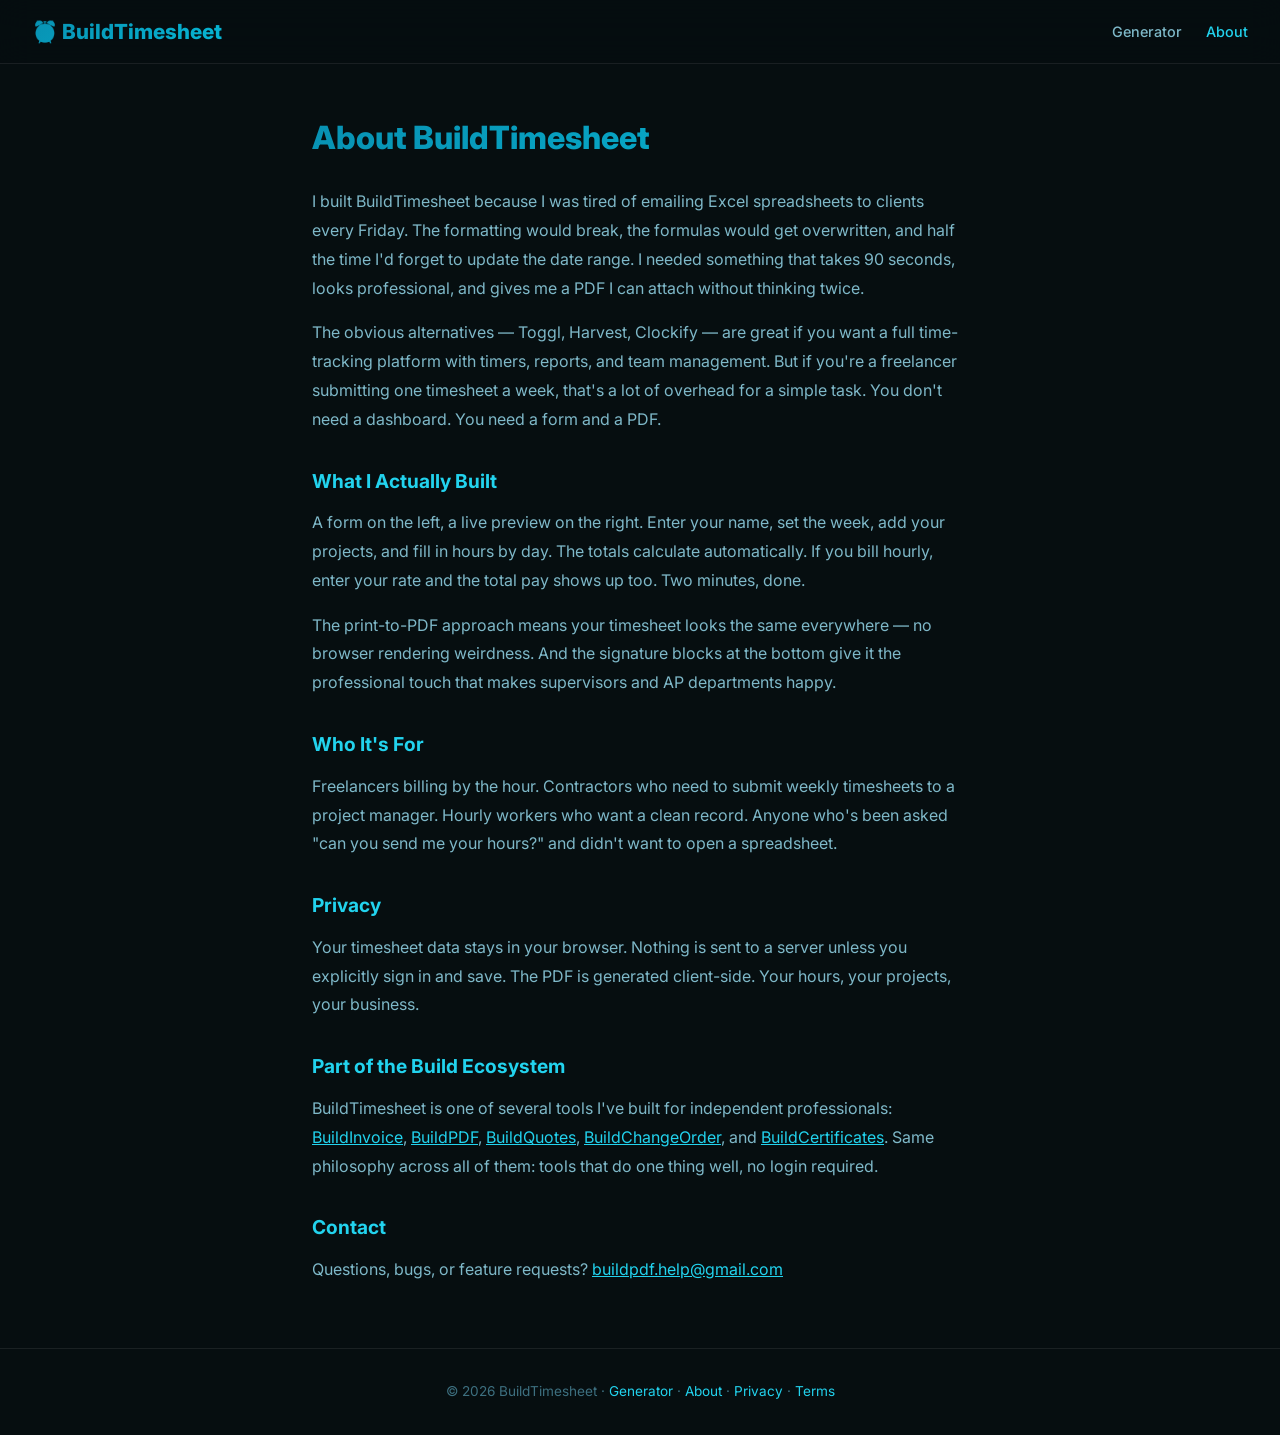
<file: about.html>
<!DOCTYPE html>
<html lang="en">
<head>
  <meta charset="UTF-8">
  <meta name="viewport" content="width=device-width, initial-scale=1.0">
  <title>About — BuildTimesheet</title>
  <meta name="description" content="BuildTimesheet is a free weekly timesheet generator. Learn about our mission to make time tracking simple for freelancers, contractors, and hourly workers.">
  <link rel="stylesheet" href="styles.css">
  <script async src="https://pagead2.googlesyndication.com/pagead/js/adsbygoogle.js?client=ca-pub-6010936774105671" crossorigin="anonymous"></script>
  <style>.page-container { max-width: 720px; margin: 0 auto; padding: 3rem 2rem; } .page-container h1 { font-size: 2rem; font-weight: 800; background: var(--gradient); -webkit-background-clip: text; -webkit-text-fill-color: transparent; margin-bottom: 1.5rem; } .page-container h2 { font-size: 1.2rem; color: var(--accent-light); margin: 2rem 0 0.75rem; } .page-container p { color: var(--text-secondary); line-height: 1.8; margin-bottom: 1rem; } .page-container a { color: var(--accent-light); }</style>
</head>
<body>
  <nav class="navbar"><a href="/" class="navbar-brand">⏰ BuildTimesheet</a><div class="navbar-links" id="siteNav"><a href="/">Generator</a><a href="/about.html" style="color:var(--accent-light)">About</a></div><button class="nav-toggle" id="navToggle" aria-label="Toggle navigation"><span></span><span></span><span></span></button>
  </nav>
  <div class="page-container">
    <h1>About BuildTimesheet</h1>

    <p>I built BuildTimesheet because I was tired of emailing Excel spreadsheets to clients every Friday. The formatting would break, the formulas would get overwritten, and half the time I'd forget to update the date range. I needed something that takes 90 seconds, looks professional, and gives me a PDF I can attach without thinking twice.</p>

    <p>The obvious alternatives — Toggl, Harvest, Clockify — are great if you want a full time-tracking platform with timers, reports, and team management. But if you're a freelancer submitting one timesheet a week, that's a lot of overhead for a simple task. You don't need a dashboard. You need a form and a PDF.</p>

    <h2>What I Actually Built</h2>
    <p>A form on the left, a live preview on the right. Enter your name, set the week, add your projects, and fill in hours by day. The totals calculate automatically. If you bill hourly, enter your rate and the total pay shows up too. Two minutes, done.</p>

    <p>The print-to-PDF approach means your timesheet looks the same everywhere — no browser rendering weirdness. And the signature blocks at the bottom give it the professional touch that makes supervisors and AP departments happy.</p>

    <h2>Who It's For</h2>
    <p>Freelancers billing by the hour. Contractors who need to submit weekly timesheets to a project manager. Hourly workers who want a clean record. Anyone who's been asked "can you send me your hours?" and didn't want to open a spreadsheet.</p>

    <h2>Privacy</h2>
    <p>Your timesheet data stays in your browser. Nothing is sent to a server unless you explicitly sign in and save. The PDF is generated client-side. Your hours, your projects, your business.</p>

    <h2>Part of the Build Ecosystem</h2>
    <p>BuildTimesheet is one of several tools I've built for independent professionals: <a href="https://buildinvoice.co" target="_blank" rel="noopener">BuildInvoice</a>, <a href="https://buildpdf.co" target="_blank" rel="noopener">BuildPDF</a>, <a href="https://buildquotes.co" target="_blank" rel="noopener">BuildQuotes</a>, <a href="https://buildchangeorder.co" target="_blank" rel="noopener">BuildChangeOrder</a>, and <a href="https://buildcertificates.com" target="_blank" rel="noopener">BuildCertificates</a>. Same philosophy across all of them: tools that do one thing well, no login required.</p>

    <h2>Contact</h2>
    <p>Questions, bugs, or feature requests? <a href="mailto:buildpdf.help@gmail.com">buildpdf.help@gmail.com</a></p>
  </div>
  <footer class="site-footer"><p>© 2026 BuildTimesheet · <a href="/">Generator</a> · <a href="/about.html">About</a> · <a href="/privacy.html">Privacy</a> · <a href="/terms.html">Terms</a></p></footer>
<script>
    const navToggle = document.getElementById('navToggle');
    const siteNav = document.getElementById('siteNav');
    const headerInner = navToggle ? navToggle.closest('.navbar') : null;
    function closeNav() {
      siteNav.classList.remove('open'); navToggle.classList.remove('open');
      document.body.style.overflow = '';
      const btn = siteNav.querySelector('.nav-close'); if (btn) btn.remove();
      setTimeout(() => headerInner.appendChild(siteNav), 300);
    }
    if (navToggle && siteNav && headerInner) {
      navToggle.addEventListener('click', () => {
        const isOpen = siteNav.classList.contains('open');
        if (!isOpen) {
          document.body.appendChild(siteNav);
          const closeBtn = document.createElement('button');
          closeBtn.className = 'nav-close';
          closeBtn.setAttribute('aria-label', 'Close menu');
          closeBtn.innerHTML = '&#x2715;';
          closeBtn.addEventListener('click', closeNav);
          siteNav.prepend(closeBtn);
          requestAnimationFrame(() => { siteNav.classList.add('open'); navToggle.classList.add('open'); });
          document.body.style.overflow = 'hidden';
        } else { closeNav(); }
      });
      siteNav.querySelectorAll('a').forEach(a => a.addEventListener('click', closeNav));
    }
  </script>
</body>
</html>
</file>
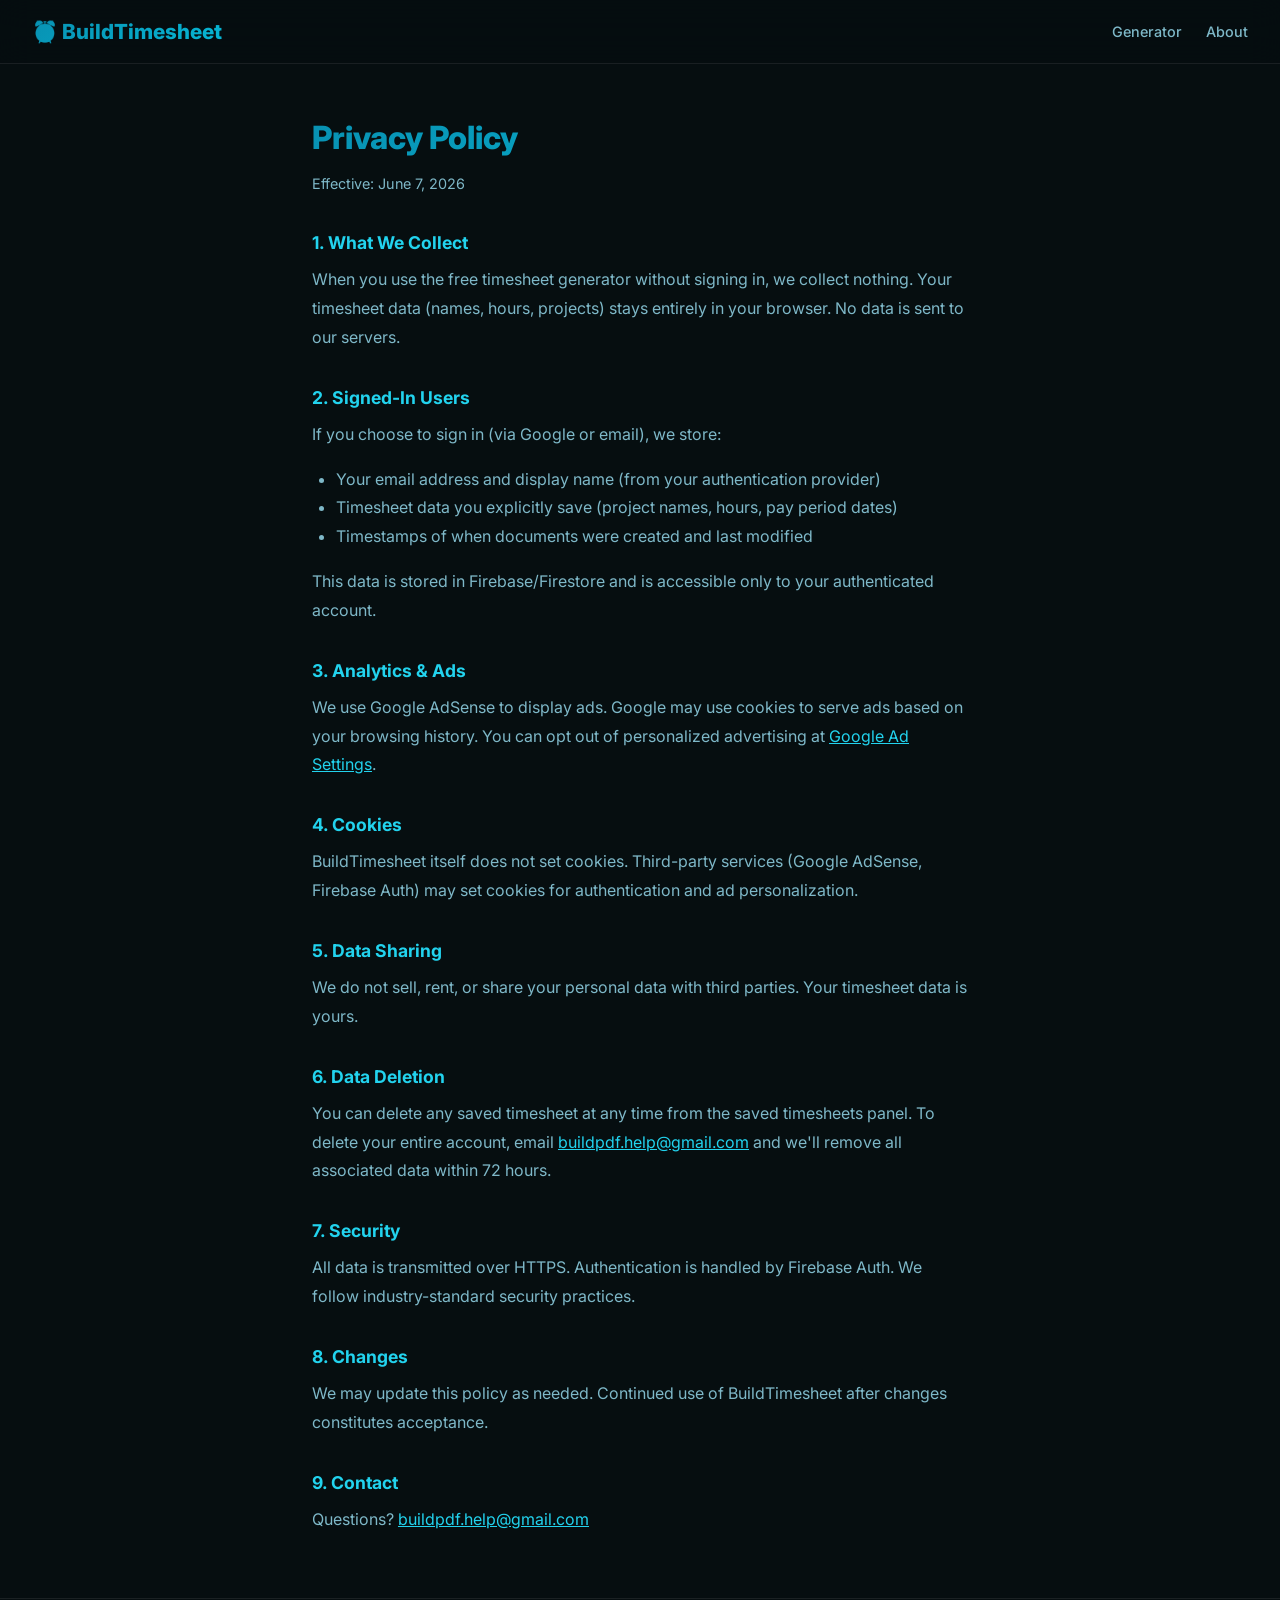
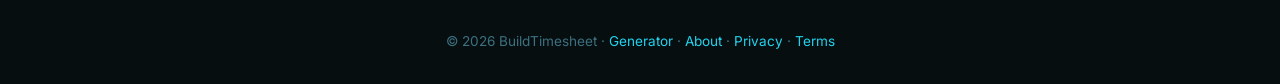
<file: privacy.html>
<!DOCTYPE html>
<html lang="en">
<head>
  <meta charset="UTF-8">
  <meta name="viewport" content="width=device-width, initial-scale=1.0">
  <title>Privacy Policy — BuildTimesheet</title>
  <meta name="description" content="BuildTimesheet privacy policy. Learn how we handle your data when using our free timesheet generator.">
  <link rel="stylesheet" href="styles.css">
  <script async src="https://pagead2.googlesyndication.com/pagead/js/adsbygoogle.js?client=ca-pub-6010936774105671" crossorigin="anonymous"></script>
  <style>.page-container { max-width: 720px; margin: 0 auto; padding: 3rem 2rem; } .page-container h1 { font-size: 2rem; font-weight: 800; background: var(--gradient); -webkit-background-clip: text; -webkit-text-fill-color: transparent; margin-bottom: 0.5rem; } .page-container h2 { font-size: 1.1rem; color: var(--accent-light); margin: 2rem 0 0.5rem; } .page-container p, .page-container li { color: var(--text-secondary); line-height: 1.8; } .page-container p { margin-bottom: 1rem; } .page-container ul, .page-container ol { padding-left: 1.5rem; margin-bottom: 1rem; } .page-container a { color: var(--accent-light); } .effective { color: var(--text-muted); font-size: 0.9rem; margin-bottom: 2rem; }</style>
</head>
<body>
  <nav class="navbar"><a href="/" class="navbar-brand">⏰ BuildTimesheet</a><div class="navbar-links" id="siteNav"><a href="/">Generator</a><a href="/about.html">About</a></div><button class="nav-toggle" id="navToggle" aria-label="Toggle navigation"><span></span><span></span><span></span></button>
  </nav>
  <div class="page-container">
    <h1>Privacy Policy</h1>
    <p class="effective">Effective: June 7, 2026</p>

    <h2>1. What We Collect</h2>
    <p>When you use the free timesheet generator without signing in, we collect nothing. Your timesheet data (names, hours, projects) stays entirely in your browser. No data is sent to our servers.</p>

    <h2>2. Signed-In Users</h2>
    <p>If you choose to sign in (via Google or email), we store:</p>
    <ul>
      <li>Your email address and display name (from your authentication provider)</li>
      <li>Timesheet data you explicitly save (project names, hours, pay period dates)</li>
      <li>Timestamps of when documents were created and last modified</li>
    </ul>
    <p>This data is stored in Firebase/Firestore and is accessible only to your authenticated account.</p>

    <h2>3. Analytics & Ads</h2>
    <p>We use Google AdSense to display ads. Google may use cookies to serve ads based on your browsing history. You can opt out of personalized advertising at <a href="https://www.google.com/settings/ads" target="_blank" rel="noopener">Google Ad Settings</a>.</p>

    <h2>4. Cookies</h2>
    <p>BuildTimesheet itself does not set cookies. Third-party services (Google AdSense, Firebase Auth) may set cookies for authentication and ad personalization.</p>

    <h2>5. Data Sharing</h2>
    <p>We do not sell, rent, or share your personal data with third parties. Your timesheet data is yours.</p>

    <h2>6. Data Deletion</h2>
    <p>You can delete any saved timesheet at any time from the saved timesheets panel. To delete your entire account, email <a href="mailto:buildpdf.help@gmail.com">buildpdf.help@gmail.com</a> and we'll remove all associated data within 72 hours.</p>

    <h2>7. Security</h2>
    <p>All data is transmitted over HTTPS. Authentication is handled by Firebase Auth. We follow industry-standard security practices.</p>

    <h2>8. Changes</h2>
    <p>We may update this policy as needed. Continued use of BuildTimesheet after changes constitutes acceptance.</p>

    <h2>9. Contact</h2>
    <p>Questions? <a href="mailto:buildpdf.help@gmail.com">buildpdf.help@gmail.com</a></p>
  </div>
  <footer class="site-footer"><p>© 2026 BuildTimesheet · <a href="/">Generator</a> · <a href="/about.html">About</a> · <a href="/privacy.html">Privacy</a> · <a href="/terms.html">Terms</a></p></footer>
<script>
    const navToggle = document.getElementById('navToggle');
    const siteNav = document.getElementById('siteNav');
    const headerInner = navToggle ? navToggle.closest('.navbar') : null;
    function closeNav() {
      siteNav.classList.remove('open'); navToggle.classList.remove('open');
      document.body.style.overflow = '';
      const btn = siteNav.querySelector('.nav-close'); if (btn) btn.remove();
      setTimeout(() => headerInner.appendChild(siteNav), 300);
    }
    if (navToggle && siteNav && headerInner) {
      navToggle.addEventListener('click', () => {
        const isOpen = siteNav.classList.contains('open');
        if (!isOpen) {
          document.body.appendChild(siteNav);
          const closeBtn = document.createElement('button');
          closeBtn.className = 'nav-close';
          closeBtn.setAttribute('aria-label', 'Close menu');
          closeBtn.innerHTML = '&#x2715;';
          closeBtn.addEventListener('click', closeNav);
          siteNav.prepend(closeBtn);
          requestAnimationFrame(() => { siteNav.classList.add('open'); navToggle.classList.add('open'); });
          document.body.style.overflow = 'hidden';
        } else { closeNav(); }
      });
      siteNav.querySelectorAll('a').forEach(a => a.addEventListener('click', closeNav));
    }
  </script>
</body>
</html>
</file>
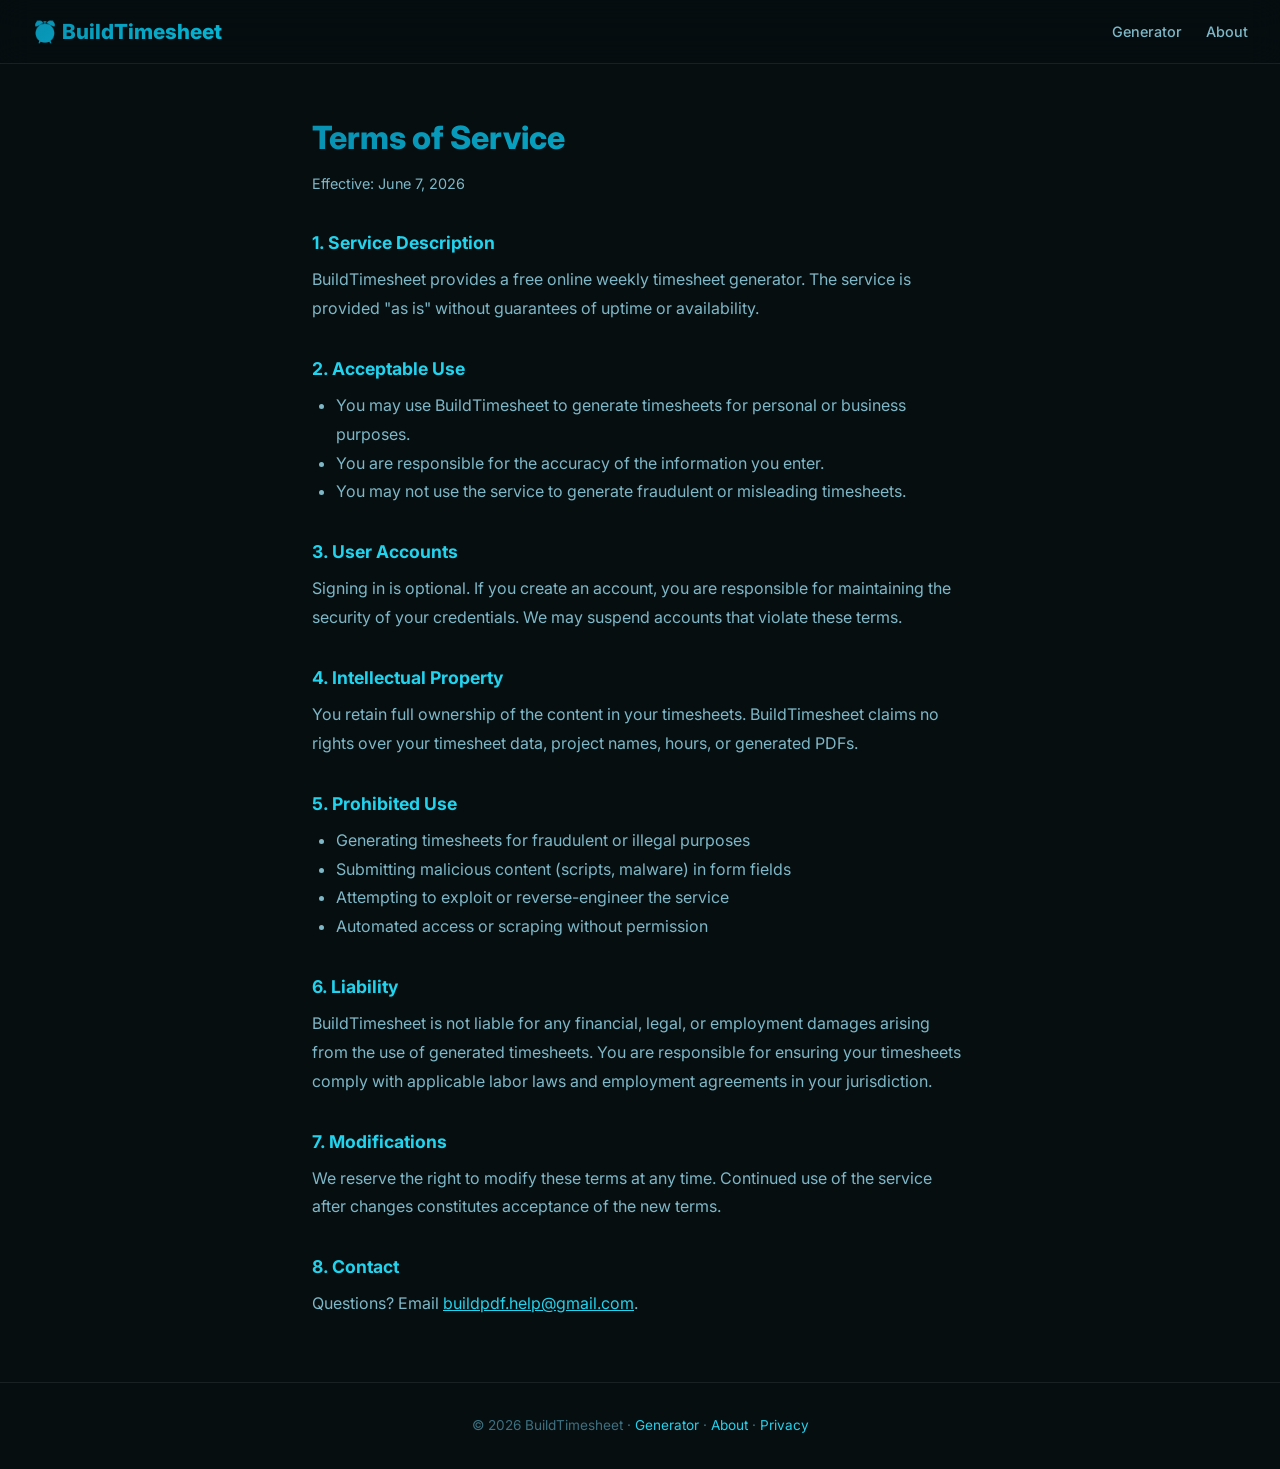
<file: terms.html>
<!DOCTYPE html>
<html lang="en">
<head>
  <meta charset="UTF-8">
  <meta name="viewport" content="width=device-width, initial-scale=1.0">
  <title>Terms of Service — BuildTimesheet</title>
  <meta name="description" content="BuildTimesheet terms of service for the free weekly timesheet generator.">
  <link rel="stylesheet" href="styles.css">
  <script async src="https://pagead2.googlesyndication.com/pagead/js/adsbygoogle.js?client=ca-pub-6010936774105671" crossorigin="anonymous"></script>
  <style>.page-container { max-width: 720px; margin: 0 auto; padding: 3rem 2rem; } .page-container h1 { font-size: 2rem; font-weight: 800; background: var(--gradient); -webkit-background-clip: text; -webkit-text-fill-color: transparent; margin-bottom: 0.5rem; } .page-container h2 { font-size: 1.1rem; color: var(--accent-light); margin: 2rem 0 0.5rem; } .page-container p, .page-container li { color: var(--text-secondary); line-height: 1.8; } .page-container p { margin-bottom: 1rem; } .page-container ul, .page-container ol { padding-left: 1.5rem; margin-bottom: 1rem; } .page-container a { color: var(--accent-light); } .effective { color: var(--text-muted); font-size: 0.9rem; margin-bottom: 2rem; }</style>
</head>
<body>
  <nav class="navbar"><a href="/" class="navbar-brand">⏰ BuildTimesheet</a><div class="navbar-links" id="siteNav"><a href="/">Generator</a><a href="/about.html">About</a></div><button class="nav-toggle" id="navToggle" aria-label="Toggle navigation"><span></span><span></span><span></span></button>
  </nav>
  <div class="page-container">
    <h1>Terms of Service</h1>
    <p class="effective">Effective: June 7, 2026</p>

    <h2>1. Service Description</h2>
    <p>BuildTimesheet provides a free online weekly timesheet generator. The service is provided "as is" without guarantees of uptime or availability.</p>

    <h2>2. Acceptable Use</h2>
    <ul>
      <li>You may use BuildTimesheet to generate timesheets for personal or business purposes.</li>
      <li>You are responsible for the accuracy of the information you enter.</li>
      <li>You may not use the service to generate fraudulent or misleading timesheets.</li>
    </ul>

    <h2>3. User Accounts</h2>
    <p>Signing in is optional. If you create an account, you are responsible for maintaining the security of your credentials. We may suspend accounts that violate these terms.</p>

    <h2>4. Intellectual Property</h2>
    <p>You retain full ownership of the content in your timesheets. BuildTimesheet claims no rights over your timesheet data, project names, hours, or generated PDFs.</p>

    <h2>5. Prohibited Use</h2>
    <ul>
      <li>Generating timesheets for fraudulent or illegal purposes</li>
      <li>Submitting malicious content (scripts, malware) in form fields</li>
      <li>Attempting to exploit or reverse-engineer the service</li>
      <li>Automated access or scraping without permission</li>
    </ul>

    <h2>6. Liability</h2>
    <p>BuildTimesheet is not liable for any financial, legal, or employment damages arising from the use of generated timesheets. You are responsible for ensuring your timesheets comply with applicable labor laws and employment agreements in your jurisdiction.</p>

    <h2>7. Modifications</h2>
    <p>We reserve the right to modify these terms at any time. Continued use of the service after changes constitutes acceptance of the new terms.</p>

    <h2>8. Contact</h2>
    <p>Questions? Email <a href="mailto:buildpdf.help@gmail.com">buildpdf.help@gmail.com</a>.</p>
  </div>
  <footer class="site-footer"><p>© 2026 BuildTimesheet · <a href="/">Generator</a> · <a href="/about.html">About</a> · <a href="/privacy.html">Privacy</a></p></footer>
<script>
    const navToggle = document.getElementById('navToggle');
    const siteNav = document.getElementById('siteNav');
    const headerInner = navToggle ? navToggle.closest('.navbar') : null;
    function closeNav() {
      siteNav.classList.remove('open'); navToggle.classList.remove('open');
      document.body.style.overflow = '';
      const btn = siteNav.querySelector('.nav-close'); if (btn) btn.remove();
      setTimeout(() => headerInner.appendChild(siteNav), 300);
    }
    if (navToggle && siteNav && headerInner) {
      navToggle.addEventListener('click', () => {
        const isOpen = siteNav.classList.contains('open');
        if (!isOpen) {
          document.body.appendChild(siteNav);
          const closeBtn = document.createElement('button');
          closeBtn.className = 'nav-close';
          closeBtn.setAttribute('aria-label', 'Close menu');
          closeBtn.innerHTML = '&#x2715;';
          closeBtn.addEventListener('click', closeNav);
          siteNav.prepend(closeBtn);
          requestAnimationFrame(() => { siteNav.classList.add('open'); navToggle.classList.add('open'); });
          document.body.style.overflow = 'hidden';
        } else { closeNav(); }
      });
      siteNav.querySelectorAll('a').forEach(a => a.addEventListener('click', closeNav));
    }
  </script>
</body>
</html>
</file>
<file: styles.css>
/* ============================================================
   BuildTimesheet — Design System
   Teal/Cyan theme — clean, professional, timesheet feel
   ============================================================ */

@import url('https://fonts.googleapis.com/css2?family=Inter:wght@400;500;600;700;800&display=swap');

/* ── Reset ── */
*, *::before, *::after { margin: 0; padding: 0; box-sizing: border-box; }

/* ── Tokens ── */
:root {
  --bg-primary:    #060e10;
  --bg-secondary:  #091214;
  --bg-card:       #0a1618;
  --bg-input:      #0f2028;
  --border:        rgba(255,255,255,0.08);
  --border-focus:  rgba(6,182,212,0.5);
  --text-primary:  #ecfeff;
  --text-secondary:#7eb8c8;
  --text-muted:    #3d7080;
  --accent:        #06b6d4;
  --accent-light:  #22d3ee;
  --accent-glow:   rgba(6,182,212,0.15);
  --gradient:      linear-gradient(135deg, #0891b2, #06b6d4);
  --success:       #10b981;
  --danger:        #ef4444;
  --radius:        12px;
  --radius-sm:     8px;
  --shadow:        0 4px 24px rgba(0,0,0,0.4);
  --transition:    0.2s ease;
}

/* ── Base ── */
html { scroll-behavior: smooth; }
body {
  font-family: 'Inter', system-ui, sans-serif;
  background: var(--bg-primary);
  color: var(--text-primary);
  min-height: 100vh;
  line-height: 1.6;
}

/* ── Navigation ── */
.navbar {
  position: sticky; top: 0; z-index: 100;
  background: rgba(6,14,16,0.85);
  backdrop-filter: blur(16px);
  border-bottom: 1px solid var(--border);
  padding: 0 2rem;
  height: 64px;
  display: flex; align-items: center; justify-content: space-between;
}
.navbar-brand {
  font-size: 1.3rem; font-weight: 800;
  background: var(--gradient);
  -webkit-background-clip: text; -webkit-text-fill-color: transparent;
  text-decoration: none;
}
.navbar-links { display: flex; gap: 1.5rem; align-items: center; }
.navbar-links a {
  color: var(--text-secondary); text-decoration: none; font-size: 0.9rem; font-weight: 500;
  transition: color var(--transition);
}
.navbar-links a:hover { color: var(--text-primary); }

/* ── Hero Banner ── */
.hero-banner {
  text-align: center; padding: 2.5rem 1.5rem 1.5rem;
  background: linear-gradient(180deg, rgba(6,182,212,0.08) 0%, transparent 100%);
}
.hero-banner h1 {
  font-size: 2.2rem; font-weight: 800;
  background: var(--gradient);
  -webkit-background-clip: text; -webkit-text-fill-color: transparent;
  margin-bottom: 0.5rem;
}
.hero-banner p { color: var(--text-secondary); font-size: 1.05rem; max-width: 560px; margin: 0 auto; }

/* ── Main Layout ── */
.app-container {
  display: grid;
  grid-template-columns: 1fr 1fr;
  gap: 1.5rem;
  max-width: 1400px;
  margin: 0 auto;
  padding: 1.5rem 2rem 4rem;
}

/* ── Form Panel ── */
.form-panel {
  background: var(--bg-card);
  border: 1px solid var(--border);
  border-radius: var(--radius);
  padding: 1.5rem;
  overflow-y: auto;
  max-height: calc(100vh - 200px);
}

.form-section { margin-bottom: 1.5rem; }
.form-section-header {
  display: flex; align-items: center; gap: 0.5rem;
  margin-bottom: 1rem; padding-bottom: 0.5rem;
  border-bottom: 1px solid var(--border);
}
.form-section-header h3 {
  font-size: 0.85rem; font-weight: 700; text-transform: uppercase;
  letter-spacing: 0.05em; color: var(--accent-light);
}
.form-section-icon {
  width: 20px; height: 20px; opacity: 0.7;
}

/* ── Form Fields ── */
.form-row { display: grid; grid-template-columns: 1fr 1fr; gap: 0.75rem; margin-bottom: 0.75rem; }
.form-row.full { grid-template-columns: 1fr; }

.form-group { display: flex; flex-direction: column; gap: 0.3rem; }
.form-group label {
  font-size: 0.75rem; font-weight: 600; color: var(--text-secondary);
  text-transform: uppercase; letter-spacing: 0.04em;
}
.form-group input,
.form-group textarea,
.form-group select {
  background: var(--bg-input);
  border: 1px solid var(--border);
  border-radius: var(--radius-sm);
  padding: 0.6rem 0.8rem;
  font-size: 0.9rem;
  color: var(--text-primary);
  font-family: inherit;
  transition: border-color var(--transition), box-shadow var(--transition);
  outline: none;
}
.form-group input:focus,
.form-group textarea:focus,
.form-group select:focus {
  border-color: var(--border-focus);
  box-shadow: 0 0 0 3px var(--accent-glow);
}
.form-group textarea { resize: vertical; min-height: 60px; }
.form-group input::placeholder,
.form-group textarea::placeholder { color: var(--text-muted); }

/* ── Timesheet Grid ── */
.timesheet-table-wrap {
  overflow-x: auto;
  margin-top: 0.5rem;
}

.timesheet-table {
  width: 100%;
  border-collapse: collapse;
  font-size: 0.85rem;
}

.timesheet-table thead th {
  padding: 0.5rem 0.4rem;
  font-size: 0.7rem;
  font-weight: 700;
  text-transform: uppercase;
  letter-spacing: 0.03em;
  color: var(--text-muted);
  border-bottom: 1px solid var(--border);
  text-align: center;
  white-space: nowrap;
}

.timesheet-table thead th:first-child {
  text-align: left;
  padding-left: 0.5rem;
  min-width: 140px;
}

.timesheet-table thead th:last-child,
.timesheet-table thead th:nth-last-child(2) {
  text-align: center;
}

.timesheet-table tbody td {
  padding: 0.25rem;
  border-bottom: 1px solid rgba(255,255,255,0.04);
}

.timesheet-table tbody td input[type="text"] {
  width: 100%;
  background: var(--bg-input);
  border: 1px solid var(--border);
  border-radius: 6px;
  padding: 0.45rem 0.6rem;
  font-size: 0.85rem;
  color: var(--text-primary);
  font-family: inherit;
  outline: none;
  transition: border-color var(--transition);
}
.timesheet-table tbody td input[type="text"]:focus {
  border-color: var(--border-focus);
}

.day-column input[type="number"] {
  width: 100%;
  min-width: 48px;
  background: var(--bg-input);
  border: 1px solid var(--border);
  border-radius: 6px;
  padding: 0.45rem 0.3rem;
  font-size: 0.85rem;
  color: var(--text-primary);
  font-family: inherit;
  text-align: center;
  outline: none;
  transition: border-color var(--transition);
  -moz-appearance: textfield;
}
.day-column input[type="number"]::-webkit-inner-spin-button,
.day-column input[type="number"]::-webkit-outer-spin-button {
  -webkit-appearance: none; margin: 0;
}
.day-column input[type="number"]:focus {
  border-color: var(--border-focus);
}

.row-total {
  font-weight: 700;
  color: var(--accent);
  text-align: center;
  font-size: 0.9rem;
  min-width: 48px;
  padding: 0.4rem !important;
}

.btn-remove-row {
  background: none; border: 1px solid rgba(239,68,68,0.3); border-radius: 6px;
  color: var(--danger); cursor: pointer; width: 28px; height: 28px;
  display: flex; align-items: center; justify-content: center; font-size: 0.9rem;
  transition: all var(--transition);
}
.btn-remove-row:hover { background: rgba(239,68,68,0.15); border-color: var(--danger); }

.timesheet-table tfoot td {
  padding: 0.5rem 0.4rem;
  font-weight: 700;
  font-size: 0.8rem;
  border-top: 2px solid var(--accent);
  text-align: center;
  color: var(--text-primary);
}
.timesheet-table tfoot td:first-child {
  text-align: left;
  padding-left: 0.5rem;
  color: var(--text-muted);
  font-size: 0.7rem;
  text-transform: uppercase;
  letter-spacing: 0.04em;
}
.timesheet-table tfoot td:last-child {
  text-align: center;
}
.timesheet-table tfoot .grand-total {
  color: var(--accent);
  font-size: 1rem;
  font-weight: 800;
}

.btn-add-item {
  background: var(--accent-glow); border: 1px dashed var(--accent);
  border-radius: var(--radius-sm); padding: 0.5rem;
  color: var(--accent-light); cursor: pointer; font-size: 0.85rem; font-weight: 600;
  width: 100%; margin-top: 0.5rem; font-family: inherit;
  transition: all var(--transition);
}
.btn-add-item:hover { background: rgba(6,182,212,0.25); }

/* ── Pay Display ── */
.totals-display {
  background: rgba(6,182,212,0.06); border: 1px solid rgba(6,182,212,0.15);
  border-radius: var(--radius-sm); padding: 1rem; margin-top: 1rem;
}
.totals-row {
  display: flex; justify-content: space-between; padding: 0.25rem 0;
  font-size: 0.9rem; color: var(--text-secondary);
}
.totals-row.total {
  border-top: 2px solid var(--accent); padding-top: 0.5rem; margin-top: 0.5rem;
  font-size: 1.1rem; font-weight: 700; color: var(--text-primary);
}

/* ── Download Button ── */
.btn-download {
  width: 100%; padding: 0.9rem; margin-top: 1.5rem;
  background: var(--gradient); border: none; border-radius: var(--radius-sm);
  color: #fff; font-size: 1rem; font-weight: 700; font-family: inherit;
  cursor: pointer; transition: all var(--transition);
  box-shadow: 0 4px 16px rgba(6,182,212,0.3);
}
.btn-download:hover {
  transform: translateY(-1px);
  box-shadow: 0 6px 24px rgba(6,182,212,0.4);
}
.btn-download:active { transform: translateY(0); }
.btn-download:disabled {
  opacity: 0.5; cursor: not-allowed; transform: none;
}
.btn-download .spinner {
  display: inline-block; width: 16px; height: 16px;
  border: 2px solid rgba(255,255,255,0.3); border-top-color: #fff;
  border-radius: 50%; animation: spin 0.6s linear infinite;
  vertical-align: middle; margin-right: 0.5rem;
}

/* ── Preview Panel ── */
.preview-panel {
  background: var(--bg-card);
  border: 1px solid var(--border);
  border-radius: var(--radius);
  overflow: hidden;
  position: sticky; top: 80px;
  max-height: calc(100vh - 200px);
}
.preview-header {
  padding: 0.75rem 1.25rem;
  background: rgba(6,182,212,0.08);
  border-bottom: 1px solid var(--border);
  display: flex; align-items: center; justify-content: space-between;
}
.preview-header h3 {
  font-size: 0.8rem; font-weight: 700; text-transform: uppercase;
  letter-spacing: 0.05em; color: var(--accent-light);
}
.preview-body {
  padding: 2rem;
  background: #ffffff;
  color: #1a1a1a;
  min-height: 600px;
  font-family: 'Inter', sans-serif;
  overflow-y: auto;
  max-height: calc(100vh - 260px);
}

/* ── Footer ── */
.site-footer {
  text-align: center; padding: 2rem;
  border-top: 1px solid var(--border);
  color: var(--text-muted); font-size: 0.85rem;
}
.site-footer a { color: var(--accent-light); text-decoration: none; }
.site-footer a:hover { text-decoration: underline; }

/* ── Animations ── */
@keyframes slideIn { from { opacity: 0; transform: translateY(-8px); } to { opacity: 1; transform: translateY(0); } }
@keyframes spin { to { transform: rotate(360deg); } }

/* ── Toast ── */
.toast {
  position: fixed; bottom: 2rem; right: 2rem; z-index: 1000;
  background: var(--bg-card); border: 1px solid var(--border);
  border-radius: var(--radius-sm); padding: 1rem 1.5rem;
  box-shadow: var(--shadow); display: none; animation: slideIn 0.3s ease;
  color: var(--text-primary); font-size: 0.9rem;
}
.toast.show { display: block; }
.toast.toast--success { border-left: 3px solid var(--success); }
.toast.toast--error { border-left: 3px solid var(--danger); }

/* ── Responsive ── */
@media (max-width: 900px) {
  .app-container { grid-template-columns: 1fr; }
  .preview-panel { position: static; max-height: none; }
  .form-panel { max-height: none; }
  .hero-banner h1 { font-size: 1.6rem; }
}
@media (max-width: 600px) {
  .navbar { padding: 0 1rem; }
  .app-container { padding: 1rem; }
  .form-row { grid-template-columns: 1fr; }
  .timesheet-table-wrap { margin: 0 -0.5rem; }
}

/* -- Hamburger Toggle -- */
.nav-toggle {
  display: none;
  position: relative;
  background: none;
  border: none;
  cursor: pointer;
  padding: 6px;
  z-index: 1010;
}
.nav-toggle span {
  display: block;
  width: 22px;
  height: 2px;
  background: var(--text-primary);
  border-radius: 2px;
  transition: transform .3s, opacity .3s;
  margin: 5px 0;
}

@media (max-width: 768px) {
  .nav-toggle { display: block; }
  .navbar-links {
    display: flex;
    position: fixed;
    top: 0; left: 0; right: 0; bottom: 0;
    width: 100vw; height: 100vh; height: 100dvh;
    background: var(--bg-primary, #060e10);
    flex-direction: column;
    align-items: center;
    justify-content: center;
    gap: 32px;
    opacity: 0;
    pointer-events: none;
    transition: opacity .3s;
    z-index: 1000;
  }
  .navbar-links.open {
    opacity: 1;
    pointer-events: auto;
  }
  .navbar-links a {
    font-size: 1.4rem !important;
    font-weight: 600;
    color: var(--text-secondary);
  }
  .navbar-links a:hover { color: var(--accent); }
  .nav-close {
    position: absolute;
    top: 18px; right: 20px;
    background: none; border: none;
    color: var(--text-primary);
    font-size: 2rem; cursor: pointer;
    padding: 8px; line-height: 1;
    opacity: .7; transition: opacity .2s;
  }
  .nav-close:hover { opacity: 1; }
}
</file>
